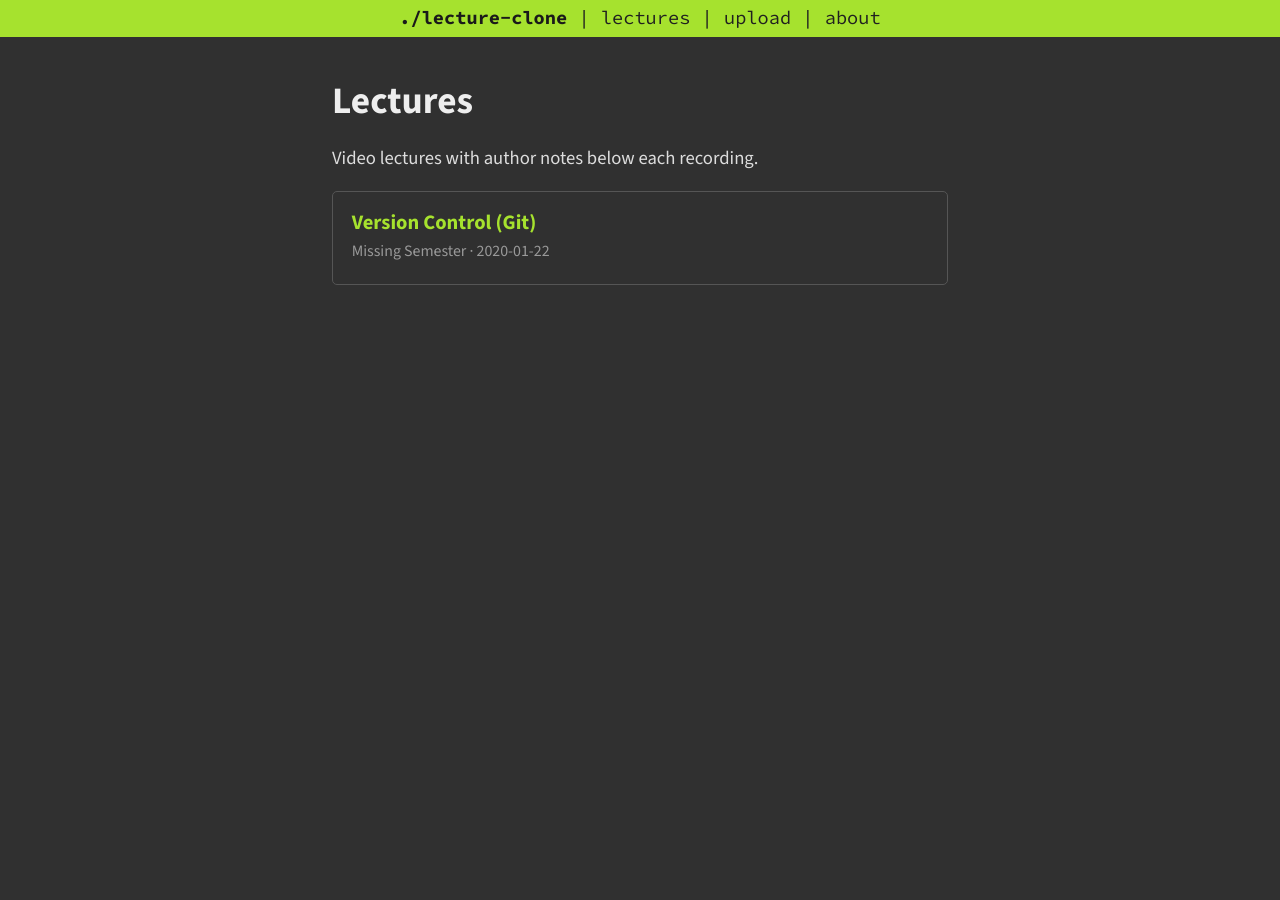
<file: index.html>
﻿<!DOCTYPE html>
<html lang="en">
<head>
  <meta charset="UTF-8">
  <meta name="viewport" content="width=device-width, initial-scale=1.0">
  <title>Lectures · Lecture Clone</title>
  <link rel="stylesheet" href="css/main.css">
</head>
<body>
  <script type="module" src="js/index.js"></script>
</body>
</html>
</file>
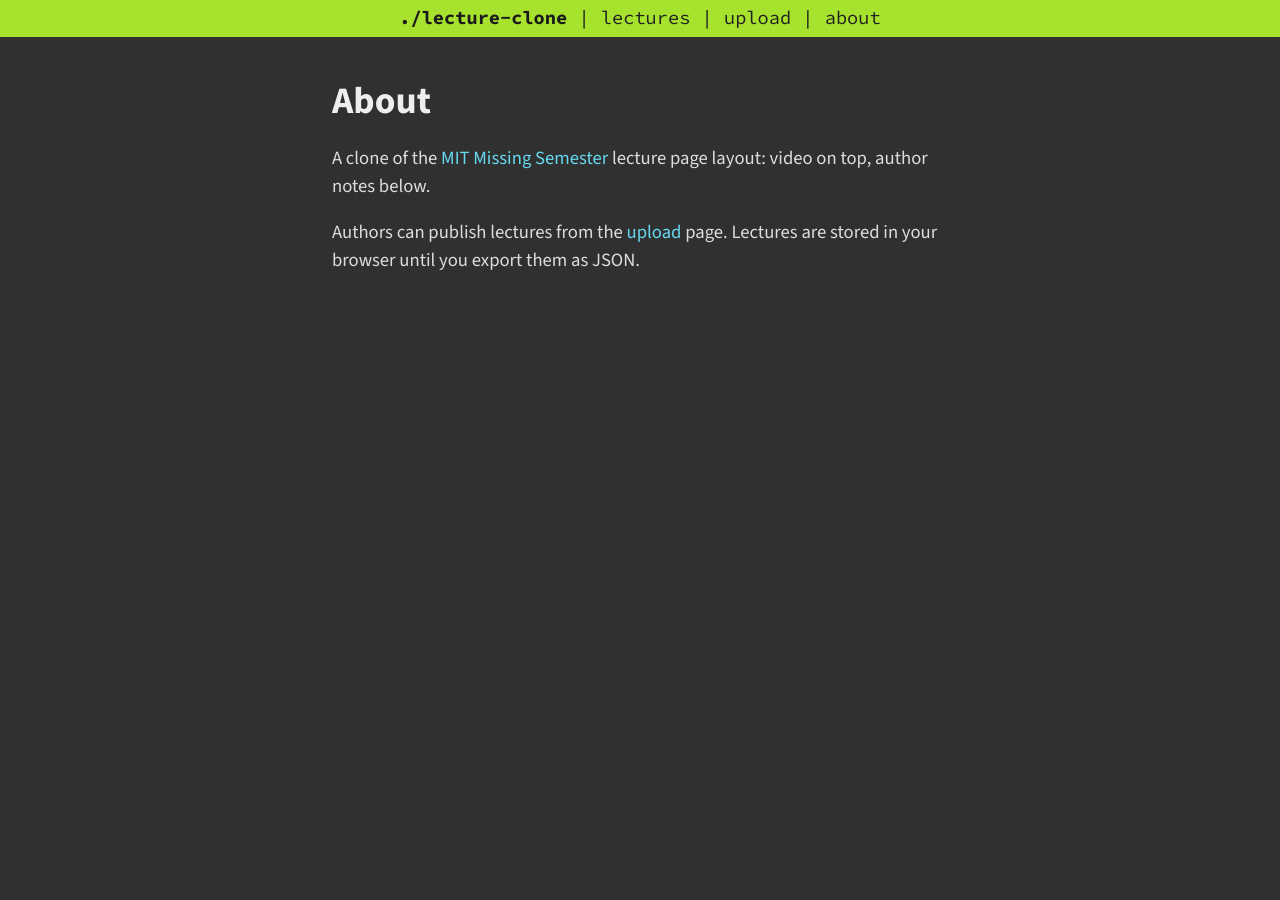
<file: about.html>
﻿<!DOCTYPE html>
<html lang="en">
<head>
  <meta charset="UTF-8">
  <meta name="viewport" content="width=device-width, initial-scale=1.0">
  <title>About · Lecture Clone</title>
  <link rel="stylesheet" href="css/main.css">
</head>
<body>
  <div id="nav-bg">
    <div id="top-nav">
      <a id="logo" href="index.html">./lecture-clone</a>
      | <a href="index.html">lectures</a>
      | <a href="admin.html">upload</a>
      | <a href="about.html">about</a>
    </div>
  </div>
  <div id="content">
    <h1 class="title">About</h1>
    <p>A clone of the <a href="https://missing.csail.mit.edu/2020/version-control/">MIT Missing Semester</a> lecture page layout: video on top, author notes below.</p>
    <p>Authors can publish lectures from the <a href="admin.html">upload</a> page. Lectures are stored in your browser until you export them as JSON.</p>
  </div>
</body>
</html>
</file>
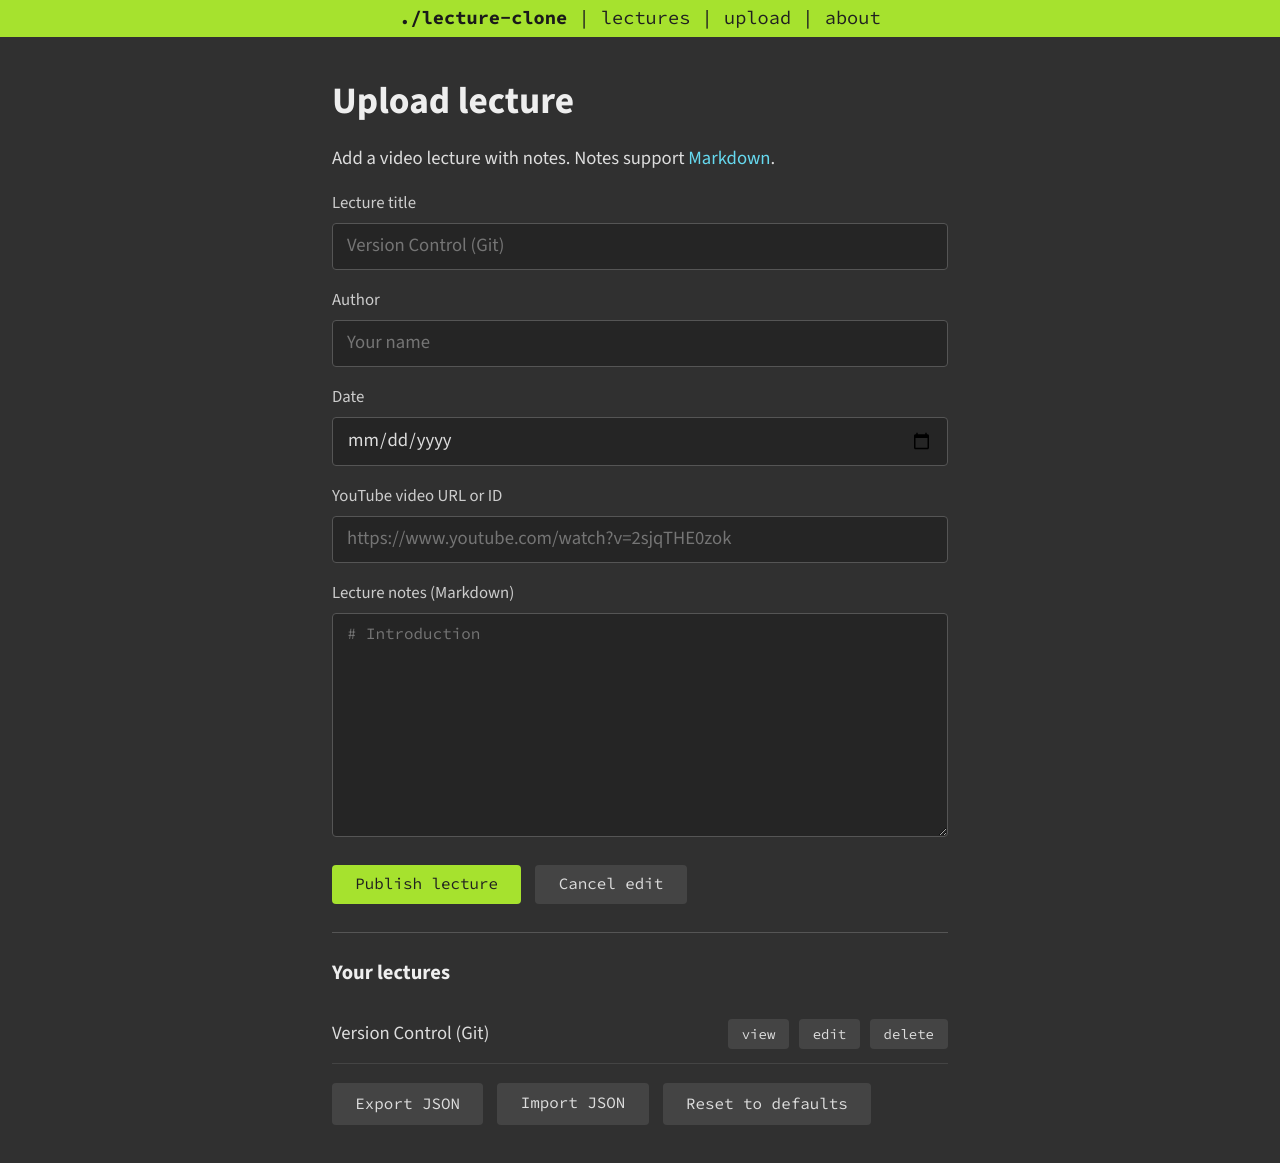
<file: admin.html>
﻿<!DOCTYPE html>
<html lang="en">
<head>
  <meta charset="UTF-8">
  <meta name="viewport" content="width=device-width, initial-scale=1.0">
  <title>Upload · Lecture Clone</title>
  <link rel="stylesheet" href="css/main.css">
</head>
<body>
  <script type="module" src="js/admin.js"></script>
</body>
</html>
</file>
<file: css/main.css>
﻿@import url(https://fonts.googleapis.com/css?family=Source+Sans+Pro);
@import url(https://fonts.googleapis.com/css?family=Source+Code+Pro);

* { box-sizing: border-box; margin: 0; padding: 0; text-rendering: geometricPrecision; }
html { font-family: "Source Sans Pro", sans-serif; font-size: 14pt; line-height: 1.5; }
body { margin: 0; color: #ddd; background-color: #303030; overflow-y: scroll; }
h1, h2, h3, h4, h5, h6 { margin-bottom: 1rem; font-weight: bold; line-height: 1.25; font-size: 1rem; color: #eee; }
h1 { margin-top: 1.25rem; font-size: 1.5rem; }
h2 { margin-top: 1.25rem; font-size: 1.1rem; }
p { margin-top: 0; margin-bottom: 1rem; }
strong { font-weight: bold; }
em { font-style: italic; }
ul { list-style-position: inside; padding-left: 1rem; margin-bottom: 1rem; }
ol { margin-left: 1rem; margin-bottom: 1rem; }
li > ul { padding-left: 2rem; }
ul li { list-style-type: none; }
ul li:before { content: "\2013 "; position: absolute; margin-left: -1rem; }
pre, code { font-family: "Source Code Pro", "Menlo", "DejaVu Sans Mono", "Lucida Console", monospace; }
code { background-color: rgba(255,255,255,0.08); border-radius: 3px; padding: 0 0.2rem; font-size: 12pt; }
pre { color: #ddd; margin: 1rem 0; padding: 0.5rem 0.7rem; border: 1px dashed #666; font-size: 11pt; overflow-x: auto; }
pre code { background: none; font-size: 100%; padding: 0; }
a { color: #66d9ef; text-decoration: none; }
a:hover { color: #000; background-color: #66d9ef; }
img, video { display: block; margin-left: auto; margin-right: auto; border-radius: 5px; max-width: 100%; }
hr { margin: 1.5rem 0; border: 0; border-top: 1px solid #555; }
blockquote { padding: 0.75rem 1rem; margin: 1rem 0; background-color: rgba(166,226,46,0.06); border-left: 3px solid #a6e22e; }
.title { font-size: 2rem; }
.small { font-size: 0.75rem; }
.center { text-align: center; }
.youtube-wrapper { position: relative; height: 0; margin-bottom: 1rem; background: #000; border-radius: 5px; overflow: hidden; }
.youtube-wrapper iframe { position: absolute; top: 0; left: 0; width: 100%; height: 100%; border: 0; }
#content { max-width: 35rem; margin: auto; margin-bottom: 2rem; padding: 1rem 1rem 0 1rem; }
#nav-bg { margin: 0; padding: 0.25rem 1rem; font-family: "Source Code Pro", monospace; background: #a6e22e; color: #202020; }
#top-nav { max-width: 40rem; margin: auto; text-align: center; }
#top-nav a { color: #202020; text-decoration: none; }
#top-nav a:hover { color: #72ffefae; background-color: #ffffffbc; }
a#logo { color: #1a1a1a; font-weight: bold; }
.lecture-card { display: block; padding: 1rem; margin-bottom: 1rem; border: 1px solid #555; border-radius: 5px; text-decoration: none; color: #ddd; }
.lecture-card:hover { border-color: #a6e22e; background-color: rgba(166,226,46,0.08); }
.lecture-card h2 { margin: 0 0 0.25rem 0; color: #a6e22e; }
.lecture-card .meta { font-size: 0.85rem; color: #999; }
.admin-form { display: flex; flex-direction: column; gap: 1rem; }
.admin-form label { display: flex; flex-direction: column; gap: 0.35rem; font-size: 0.9rem; color: #ccc; }
.admin-form input, .admin-form textarea { font-family: "Source Sans Pro", sans-serif; font-size: 1rem; padding: 0.5rem 0.75rem; border: 1px solid #555; border-radius: 4px; background: #252525; color: #ddd; }
.admin-form textarea { min-height: 12rem; font-family: "Source Code Pro", monospace; font-size: 0.85rem; line-height: 1.4; }
.btn { display: inline-block; padding: 0.5rem 1.25rem; font-family: "Source Code Pro", monospace; font-size: 0.85rem; border: none; border-radius: 4px; cursor: pointer; background: #a6e22e; color: #202020; text-decoration: none; }
.btn:hover { background: #c4f04a; color: #000; }
.btn-secondary { background: #444; color: #ddd; }
.btn-secondary:hover { background: #555; color: #fff; }
.admin-actions { display: flex; flex-wrap: wrap; gap: 0.75rem; margin-top: 0.5rem; }
.flash { padding: 0.75rem 1rem; margin-bottom: 1rem; border-left: 3px solid #a6e22e; background: rgba(166,226,46,0.1); }
.lecture-list-admin { list-style: none; padding: 0; }
.lecture-list-admin li { display: flex; justify-content: space-between; align-items: center; padding: 0.75rem 0; border-bottom: 1px solid #444; }
.lecture-list-admin li:before { content: none; }
.lecture-list-admin .actions { display: flex; gap: 0.5rem; }
.lecture-list-admin .btn { padding: 0.25rem 0.75rem; font-size: 0.75rem; }
</file>
